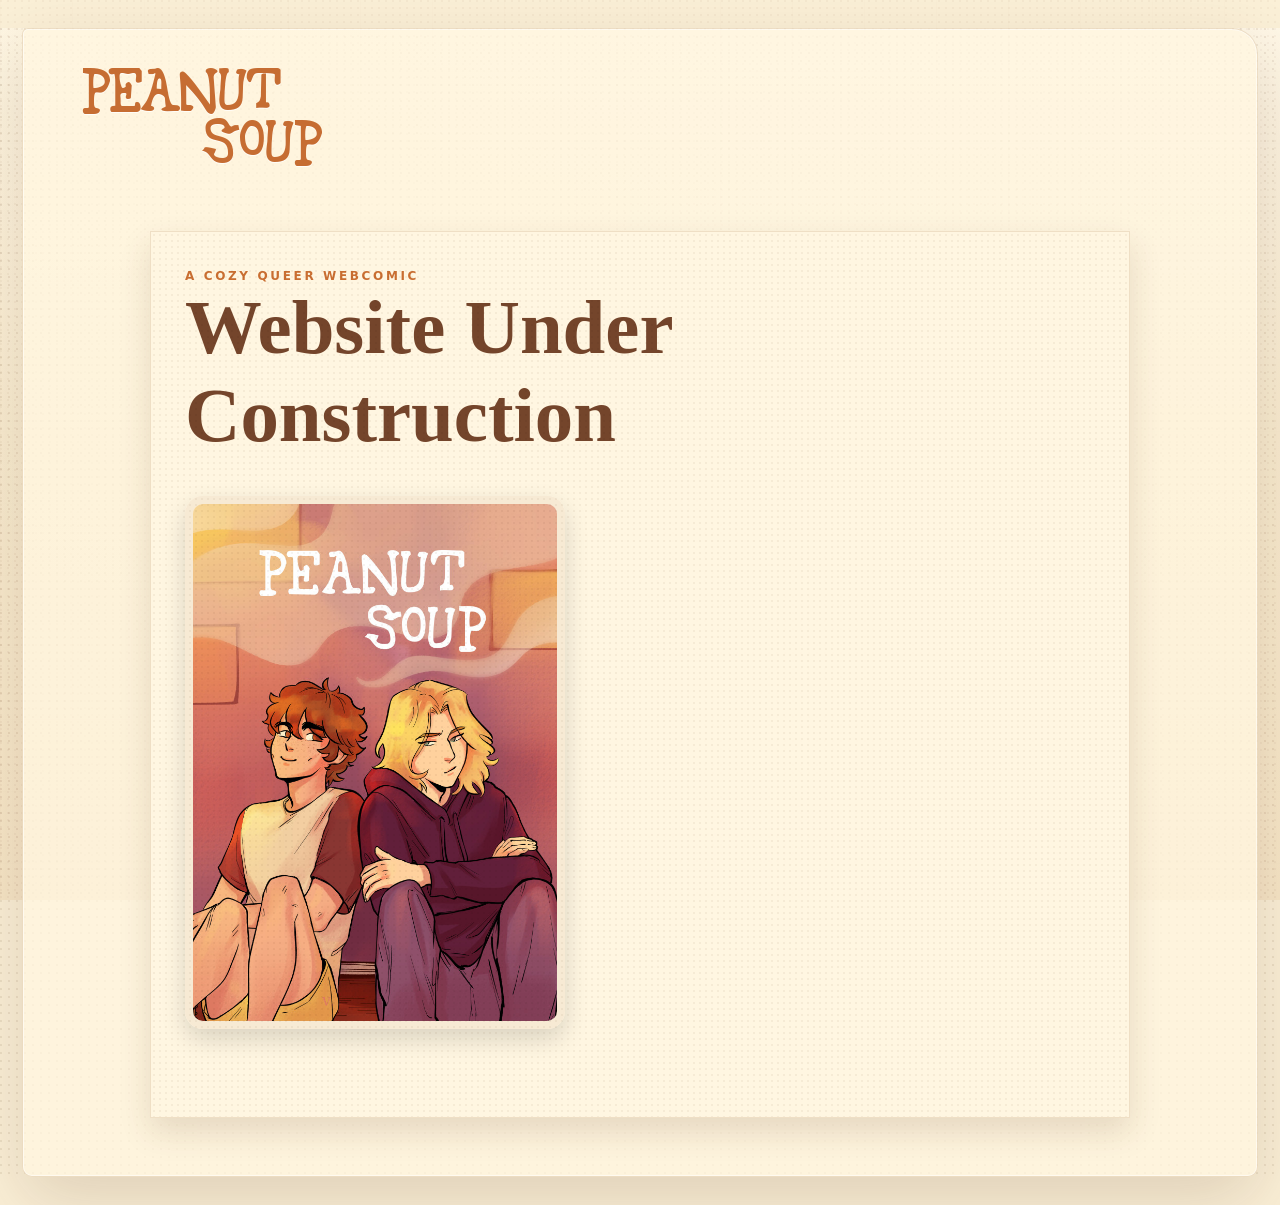
<file: index.html>
<!doctype html><html lang="en"><head><meta charset="utf-8"/><meta name="viewport" content="width=device-width, initial-scale=1"/><title>Home - Peanut Soup</title><link rel="stylesheet" href="assets/css/styles.css"/></head><body><!-- Main beige paper container. Everything visible on the page lives inside this frame. -->
  <div class="site-frame"><!-- Shared site header: logo/art, desktop menu, and mobile hamburger menu. -->
    <header class="site-header">
  <div class="brand-block">
    <a class="logo" href="index.html">Peanut<span>Soup</span></a>
   
  </div>

 

</header>
<main class="page-shell"><section class="hero-card"><span class="card-kicker">A cozy queer webcomic</span><h1>Website Under Construction</h1>
  
  <section class="intro-panel">

    <div class="cover-column">
        <img src="assets/visuals/main-cover.jpg" 
             alt="Comic Cover"
             class="home-cover">
    

   

</section>

  
  

</body></html>
</file>
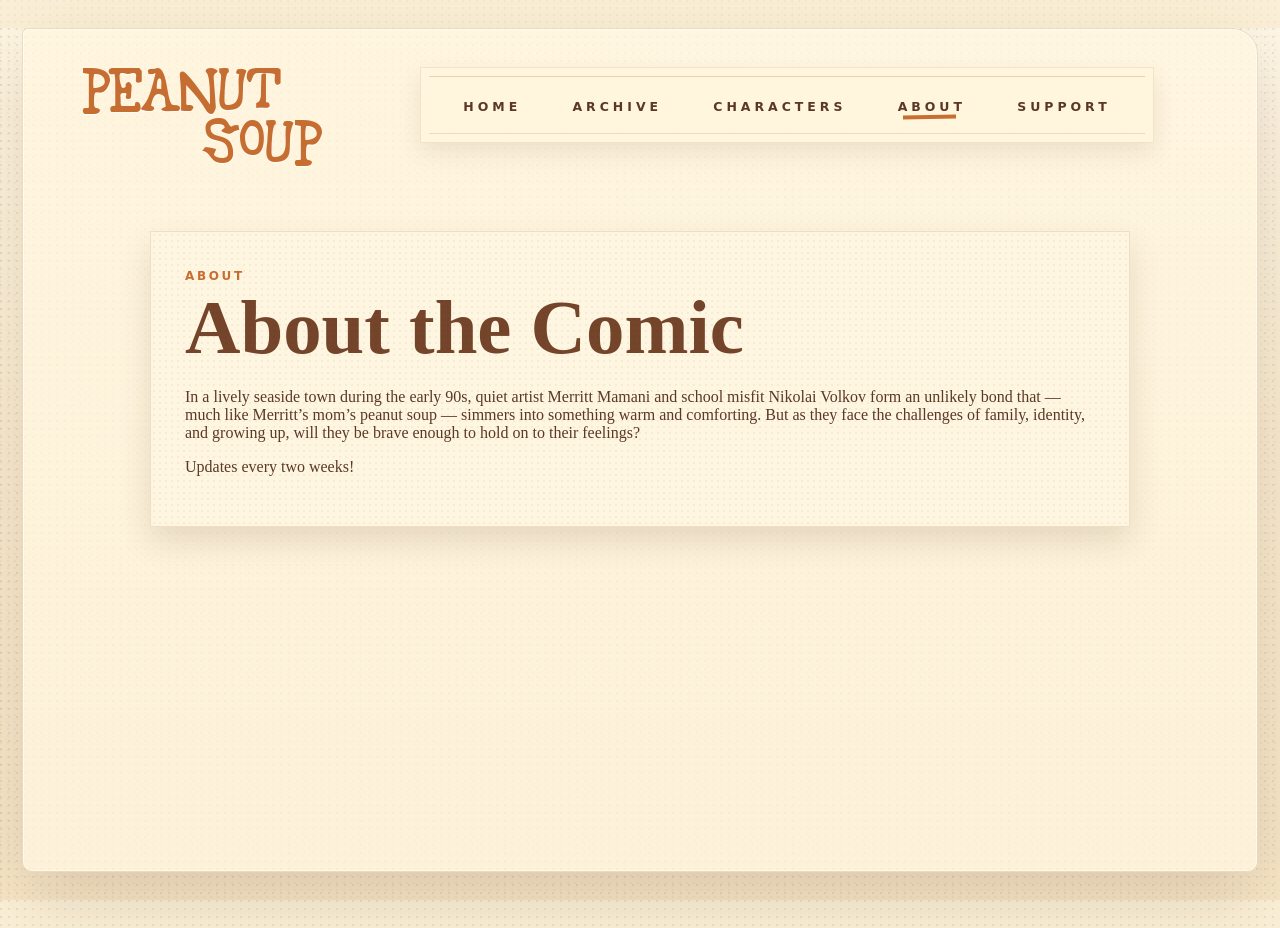
<file: about.html>
<!doctype html><html lang="en"><head><meta charset="utf-8"/><meta name="viewport" content="width=device-width, initial-scale=1"/><title>About - Peanut Soup</title><link rel="stylesheet" href="assets/css/styles.css"/></head><body><!-- Main beige paper container. Everything visible on the page lives inside this frame. -->
  <div class="site-frame"><!-- Shared site header: logo/art, desktop menu, and mobile hamburger menu. -->
    <header class="site-header">
  <div class="brand-block">
    <a class="logo" href="index.html">Peanut<span>Soup</span></a>
    
  </div>

  <button class="mobile-menu-toggle" type="button" aria-expanded="false" aria-controls="top-nav">
    <span>Menu</span>
    <i aria-hidden="true"></i>
  </button>

  <nav id="top-nav" class="top-nav" aria-label="Main navigation">
    <a href="index.html">Home</a>
    <a href="archive.html">Archive</a>
    <a href="characters.html">Characters</a>
    <a href="about.html" class="active">About</a>
    <a href="support.html">Support</a>
  </nav>
</header>
<main class="page-shell"><section class="hero-card"><span class="card-kicker">About</span><h1>About the Comic</h1>
  <p>In a lively seaside town during the early 90s, quiet artist Merritt Mamani and school misfit Nikolai Volkov form an unlikely bond that — much like Merritt’s mom’s peanut soup — simmers into something warm and comforting. But as they face the challenges of family, identity, and growing up, will they be brave enough to hold on to their feelings?</p>
  <p>Updates every two weeks!</p>
</section></main></div>  <script src="assets/js/menu.js"></script>
</body></html>
</file>
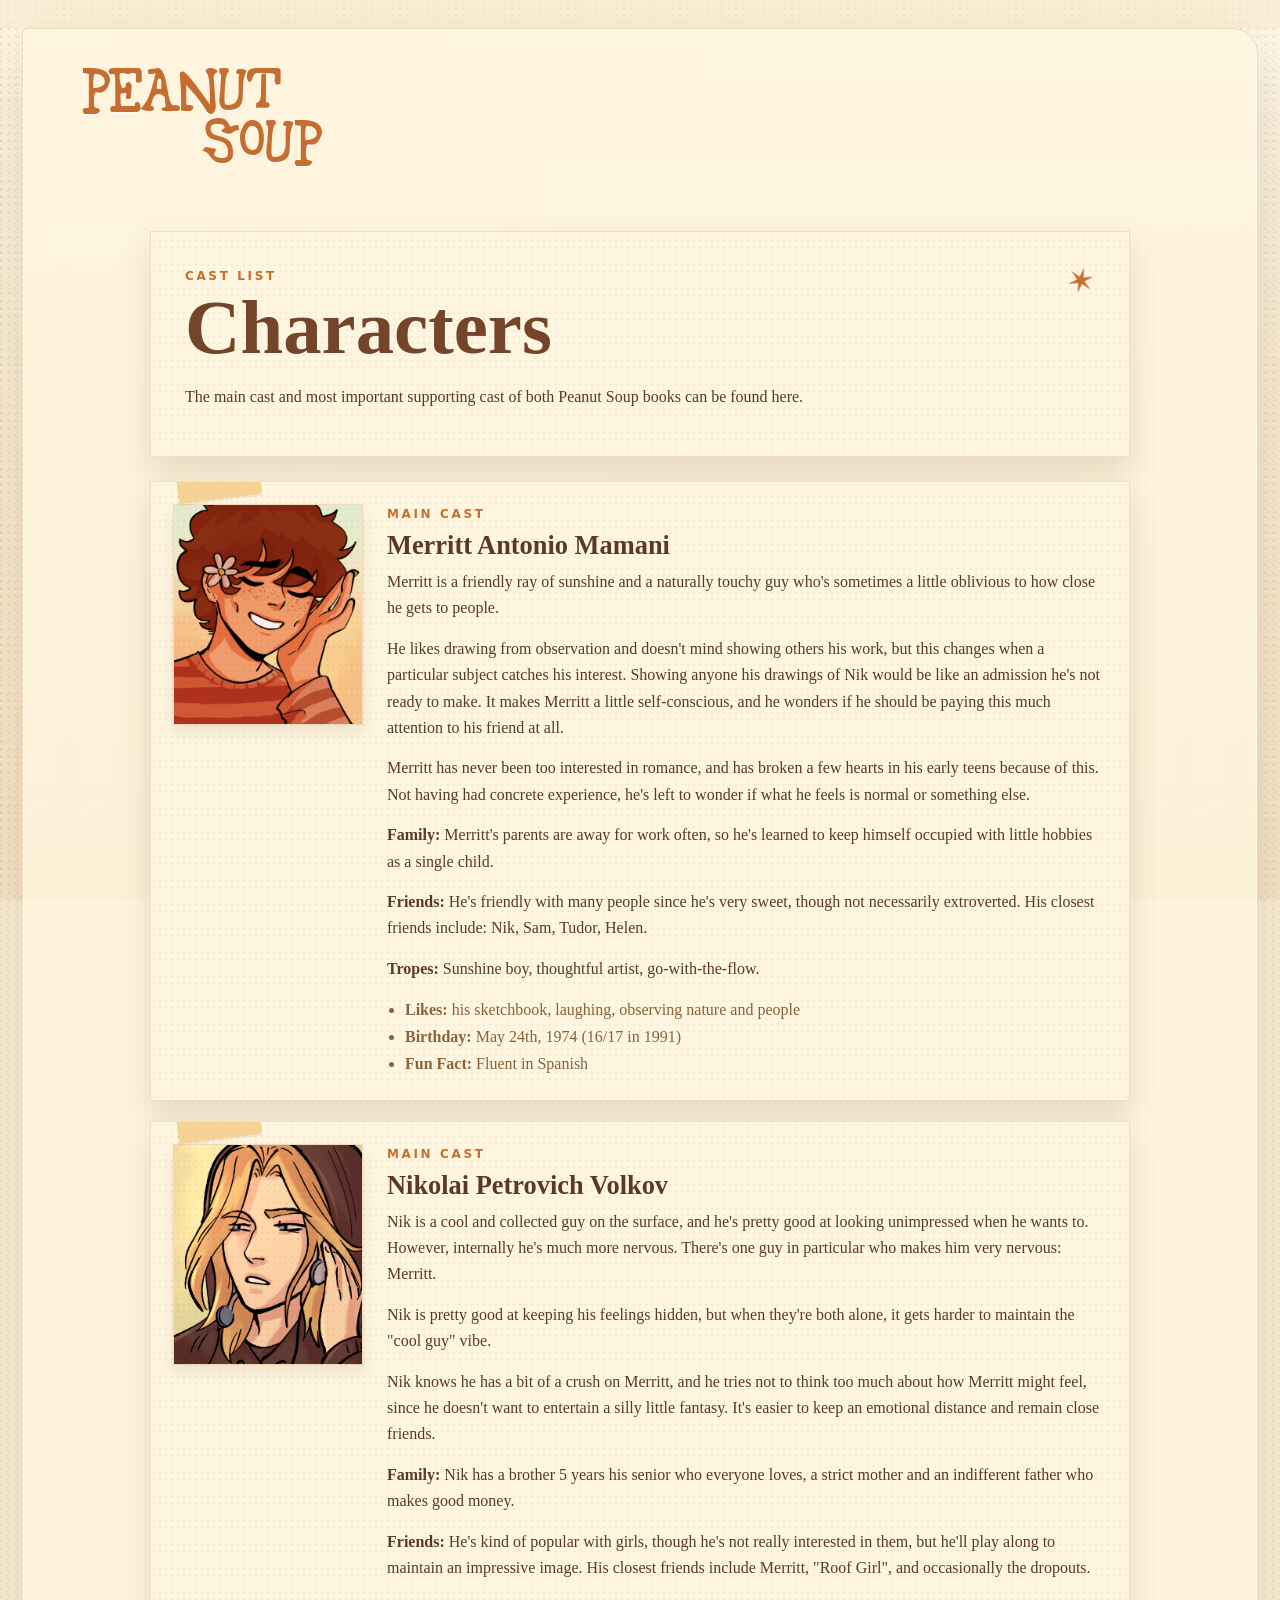
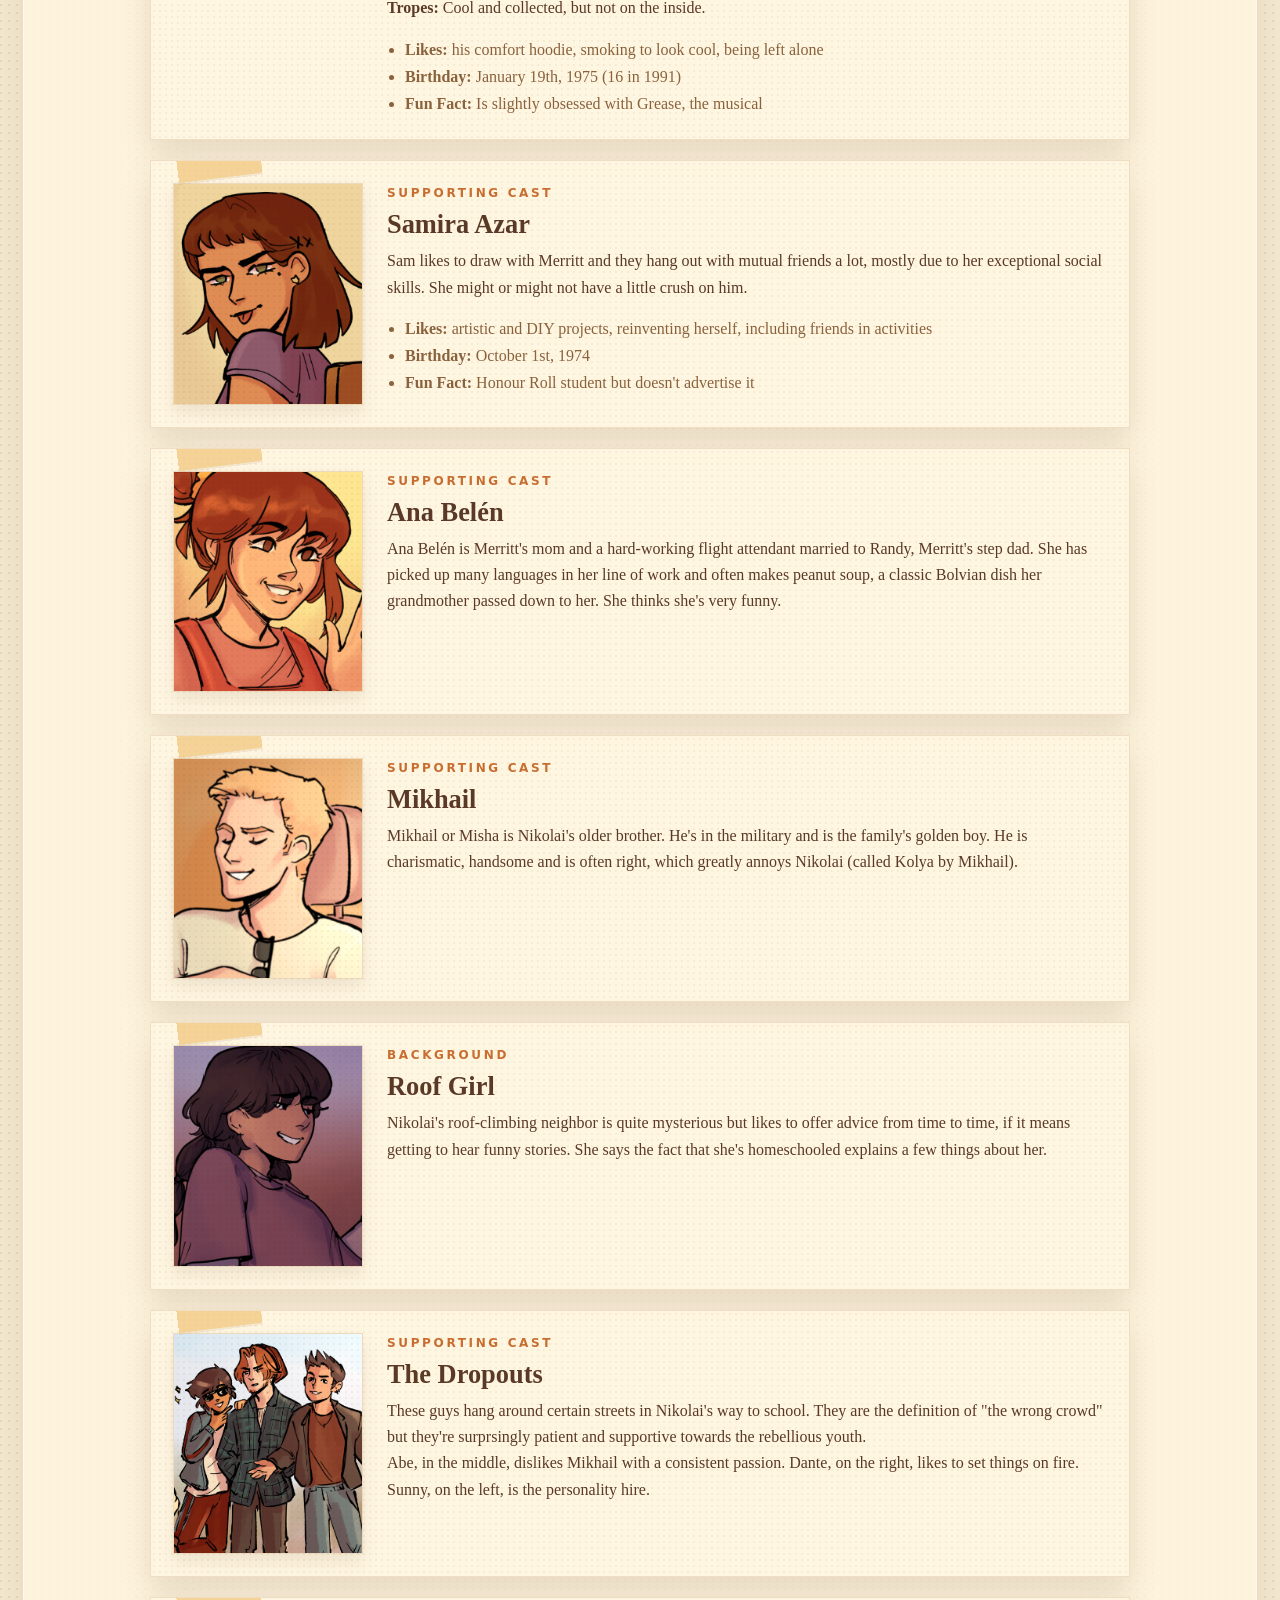
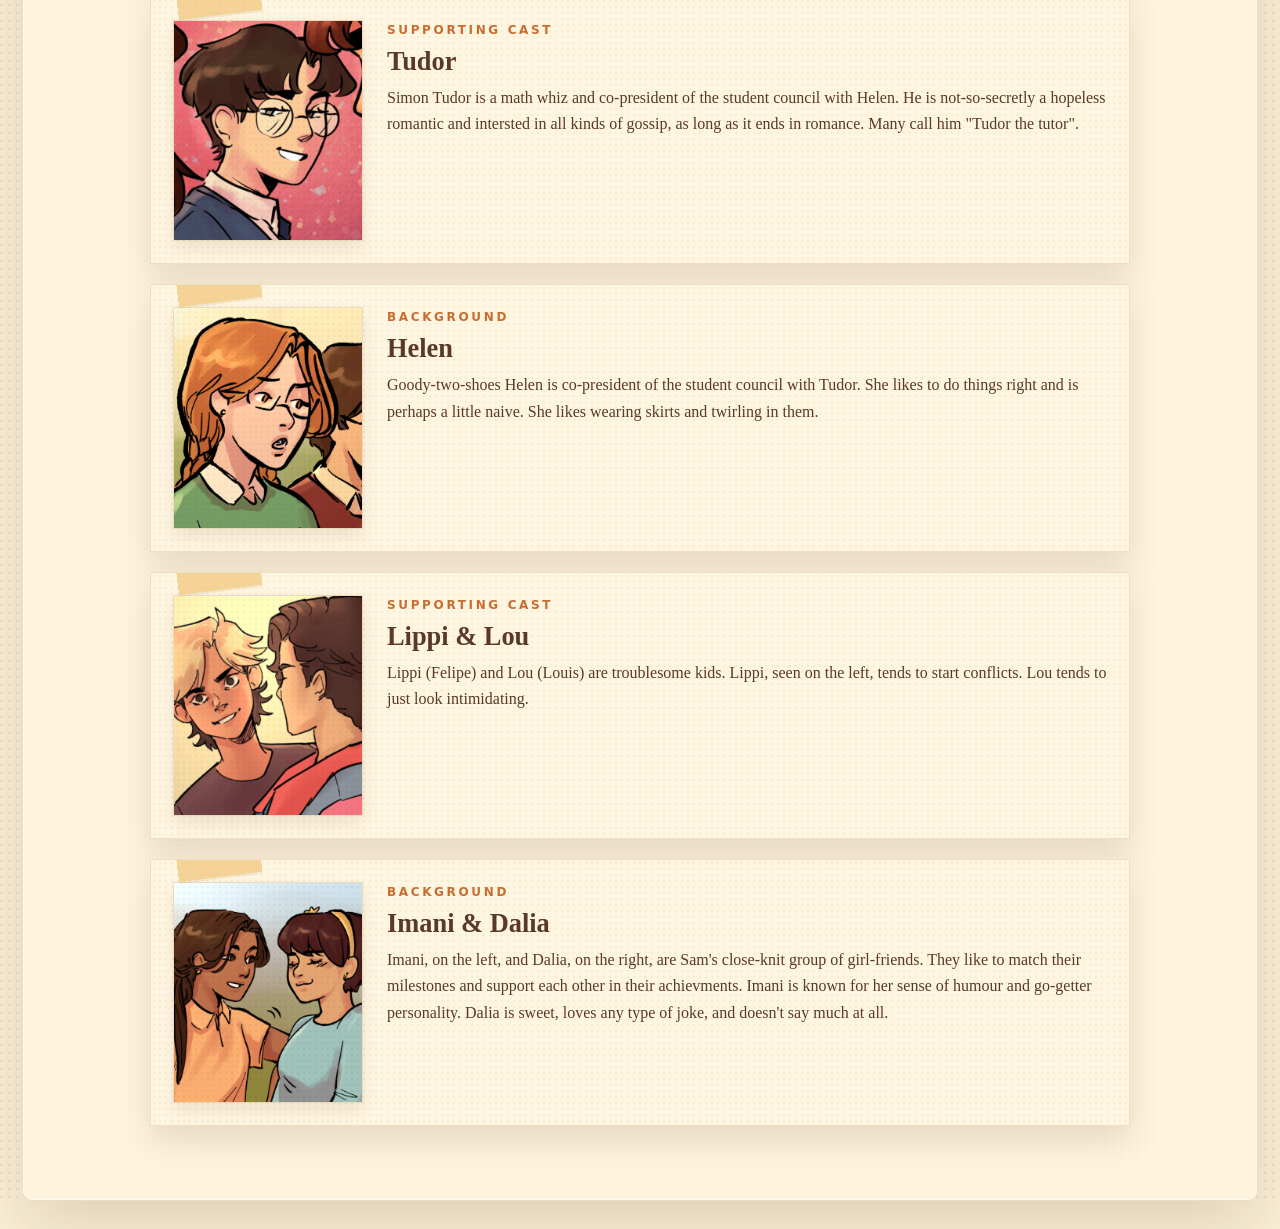
<file: character-list.html>
<!doctype html>
<html lang="en">
<head>
  <meta charset="utf-8" />
  <meta name="viewport" content="width=device-width, initial-scale=1" />
  <title>Characters - Peanut Soup</title>
  <link rel="stylesheet" href="assets/css/styles.css" />
</head>
<body>
  <!-- Main beige paper container. Everything visible on the page lives inside this frame. -->
  <div class="site-frame">
    <!-- Shared site header: logo/art, desktop menu, and mobile hamburger menu. -->
    <header class="site-header">
  <div class="brand-block">
    <a class="logo" href="#">Peanut<span>Soup</span></a>
  </div>

 

  
</header>

    <main class="page-shell characters-page">
      <section class="hero-card characters-hero">
        <span class="card-kicker">Cast List</span>
        <h1>Characters</h1>
        <p>The main cast and most important supporting cast of both Peanut Soup books can be found here.</p>
      </section>

      <section class="character-grid" aria-label="Character profiles">
        <article class="character-card">
          <img src="assets/visuals/characters/character-01.png" alt="Character portrait placeholder">
          <div>
            <span class="card-kicker">Main Cast</span>
            <h2>Merritt Antonio Mamani</h2>
            <p>Merritt is a friendly ray of sunshine and a naturally touchy guy who's sometimes a little oblivious to how close he gets to people.</p>
            <p>He likes drawing from observation and doesn't mind showing others his work, but this changes when a particular subject catches his interest. Showing anyone his drawings of Nik would be like an admission he's not ready to make. It makes Merritt a little self-conscious, and he wonders if he should be paying this much attention to his friend at all.</p>
            <p>Merritt has never been too interested in romance, and has broken a few hearts in his early teens because of this. Not having had concrete experience, he's left to wonder if what he feels is normal or something else.</p>
            <p><strong>Family:</strong>
            Merritt's parents are away for work often, so he's learned to keep himself occupied with little hobbies as a single child. </p>
            <p><strong>Friends:</strong>
            He's friendly with many people since he's very sweet, though not necessarily extroverted. His closest friends include: Nik, Sam, Tudor, Helen. </p>
            <p><strong>Tropes:</strong>
            Sunshine boy, thoughtful artist, go-with-the-flow. </p>
            <ul>
              <li><strong>Likes:</strong> his sketchbook, laughing, observing nature and people</li>
              <li><strong>Birthday:</strong> May 24th, 1974 (16/17 in 1991)</li>
              <li><strong>Fun Fact:</strong> Fluent in Spanish</li>

            </ul>
          </div>
        </article>
        <article class="character-card">
          <img src="assets/visuals/characters/character-02.png" alt="Character portrait placeholder">
          <div>
            <span class="card-kicker">Main Cast</span>
            <h2>Nikolai Petrovich Volkov</h2>
            <p>Nik is a cool and collected guy on the surface, and he's pretty good at looking unimpressed when he wants to. However, internally he's much more nervous. There's one guy in particular who makes him very nervous: Merritt.</p>
            <p>Nik is pretty good at keeping his feelings hidden, but when they're both alone, it gets harder to maintain the "cool guy" vibe.</p>
            <p>Nik knows he has a bit of a crush on Merritt, and he tries not to think too much about how Merritt might feel, since he doesn't want to entertain a silly little fantasy. It's easier to keep an emotional distance and remain close friends.</p>
            <p><strong>Family:</strong>
            Nik has a brother 5 years his senior who everyone loves, a strict mother and an indifferent father who makes good money. </p>
            <p><strong>Friends:</strong>
            He's kind of popular with girls, though he's not really interested in them, but he'll play along to maintain an impressive image. His closest friends include Merritt, "Roof Girl", and occasionally the dropouts. </p>
            <p><strong>Tropes:</strong>
            Cool and collected, but not on the inside.</p>
            <ul>
              <li><strong>Likes:</strong> his comfort hoodie, smoking to look cool, being left alone</li>
              <li><strong>Birthday:</strong> January 19th, 1975 (16 in 1991)</li>
              <li><strong>Fun Fact:</strong> Is slightly obsessed with Grease, the musical</li>
            </ul>
          </div>
        </article>
        <article class="character-card">
          <img src="assets/visuals/characters/character-03.png" alt="Character portrait placeholder">
          <div>
            <span class="card-kicker">Supporting Cast</span>
            <h2>Samira Azar</h2>
            <p>Sam likes to draw with Merritt and they hang out with mutual friends a lot, mostly due to her exceptional social skills. She might or might not have a little crush on him.</p>
            <ul>
              <li><strong>Likes:</strong> artistic and DIY projects, reinventing herself, including friends in activities</li>
              <li><strong>Birthday:</strong> October 1st, 1974</li>
              <li><strong>Fun Fact:</strong> Honour Roll student but doesn't advertise it</li>
            </ul>
          </div>
        </article>
         <article class="character-card">
          <img src="assets/visuals/characters/character-04.png" alt="Character portrait placeholder">
          <div>
            <span class="card-kicker">Supporting Cast</span>
            <h2>Ana Belén</h2>
            <p>Ana Belén is Merritt's mom and a hard-working flight attendant married to Randy, Merritt's step dad. She has picked up many languages in her line of work and often makes peanut soup, a classic Bolvian dish her grandmother passed down to her. She thinks she's very funny.</p>
       
          </div>
        </article>
         <article class="character-card">
          <img src="assets/visuals/characters/character-05.png" alt="Character portrait placeholder">
          <div>
            <span class="card-kicker">Supporting Cast</span>
            <h2>Mikhail</h2>
            <p>Mikhail or Misha is Nikolai's older brother. He's in the military and is the family's golden boy. He is charismatic, handsome and is often right, which greatly annoys Nikolai (called Kolya by Mikhail).
          
            </p>
            
            </ul>
          </div>
        </article>

        <article class="character-card">
          <img src="assets/visuals/characters/character-11.png" alt="Character portrait placeholder">
          <div>
            <span class="card-kicker">Background</span>
            <h2>Roof Girl</h2>
            <p>Nikolai's roof-climbing neighbor is quite mysterious but likes to offer advice from time to time, if it means getting to hear funny stories. She says the fact that she's homeschooled explains a few things about her.</p>
          </div>
        </article>
        
        <article class="character-card">
          <img src="assets/visuals/characters/character-09.png" alt="Character portrait placeholder">
          <div>
            <span class="card-kicker">Supporting Cast</span>
            <h2>The Dropouts</h2>
            <p>These guys hang around certain streets in Nikolai's way to school. They are the definition of "the wrong crowd" but they're surprsingly patient and supportive towards the rebellious youth. 
              <br> Abe, in the middle, dislikes Mikhail with a consistent passion. Dante, on the right, likes to set things on fire. Sunny, on the left, is the personality hire.</p>
            
          </div>
        </article>
        <article class="character-card">
          <img src="assets/visuals/characters/character-07.png" alt="Character portrait placeholder">
          <div>
            <span class="card-kicker">Supporting Cast</span>
            <h2>Tudor</h2>
            <p>Simon Tudor is a math whiz and co-president of the student council with Helen. He is not-so-secretly a hopeless romantic and intersted in all kinds of gossip, as long as it ends in romance. Many call him "Tudor the tutor".</p>
          </div>
        </article>

        <article class="character-card">
          <img src="assets/visuals/characters/character-08.png" alt="Character portrait placeholder">
          <div>
            <span class="card-kicker">Background</span>
            <h2>Helen</h2>
            <p>Goody-two-shoes Helen is co-president of the student council with Tudor. She likes to do things right and is perhaps a little naive. She likes wearing skirts and twirling in them.</p>
          </div>
        </article>
        
         <article class="character-card">
          <img src="assets/visuals/characters/character-06.png" alt="Character portrait placeholder">
          <div>
            <span class="card-kicker">Supporting Cast</span>
            <h2>Lippi & Lou</h2>
            <p>Lippi (Felipe) and Lou (Louis) are troublesome kids. Lippi, seen on the left, tends to start conflicts. Lou tends to just look intimidating. </p>
           
          </div>
        </article>
        <article class="character-card">
          <img src="assets/visuals/characters/character-10.png" alt="Character portrait placeholder">
          <div>
            <span class="card-kicker">Background</span>
            <h2>Imani & Dalia</h2>
            <p>Imani, on the left, and Dalia, on the right, are Sam's close-knit group of girl-friends. They like to match their milestones and support each other in their achievments. Imani is known for her sense of humour and go-getter personality. Dalia is sweet, loves any type of joke, and doesn't say much at all.</p>
          </div>
        </article>
      </section>
    </main>
  </div>
  <script src="assets/js/menu.js"></script>
</body>
</html>
</file>
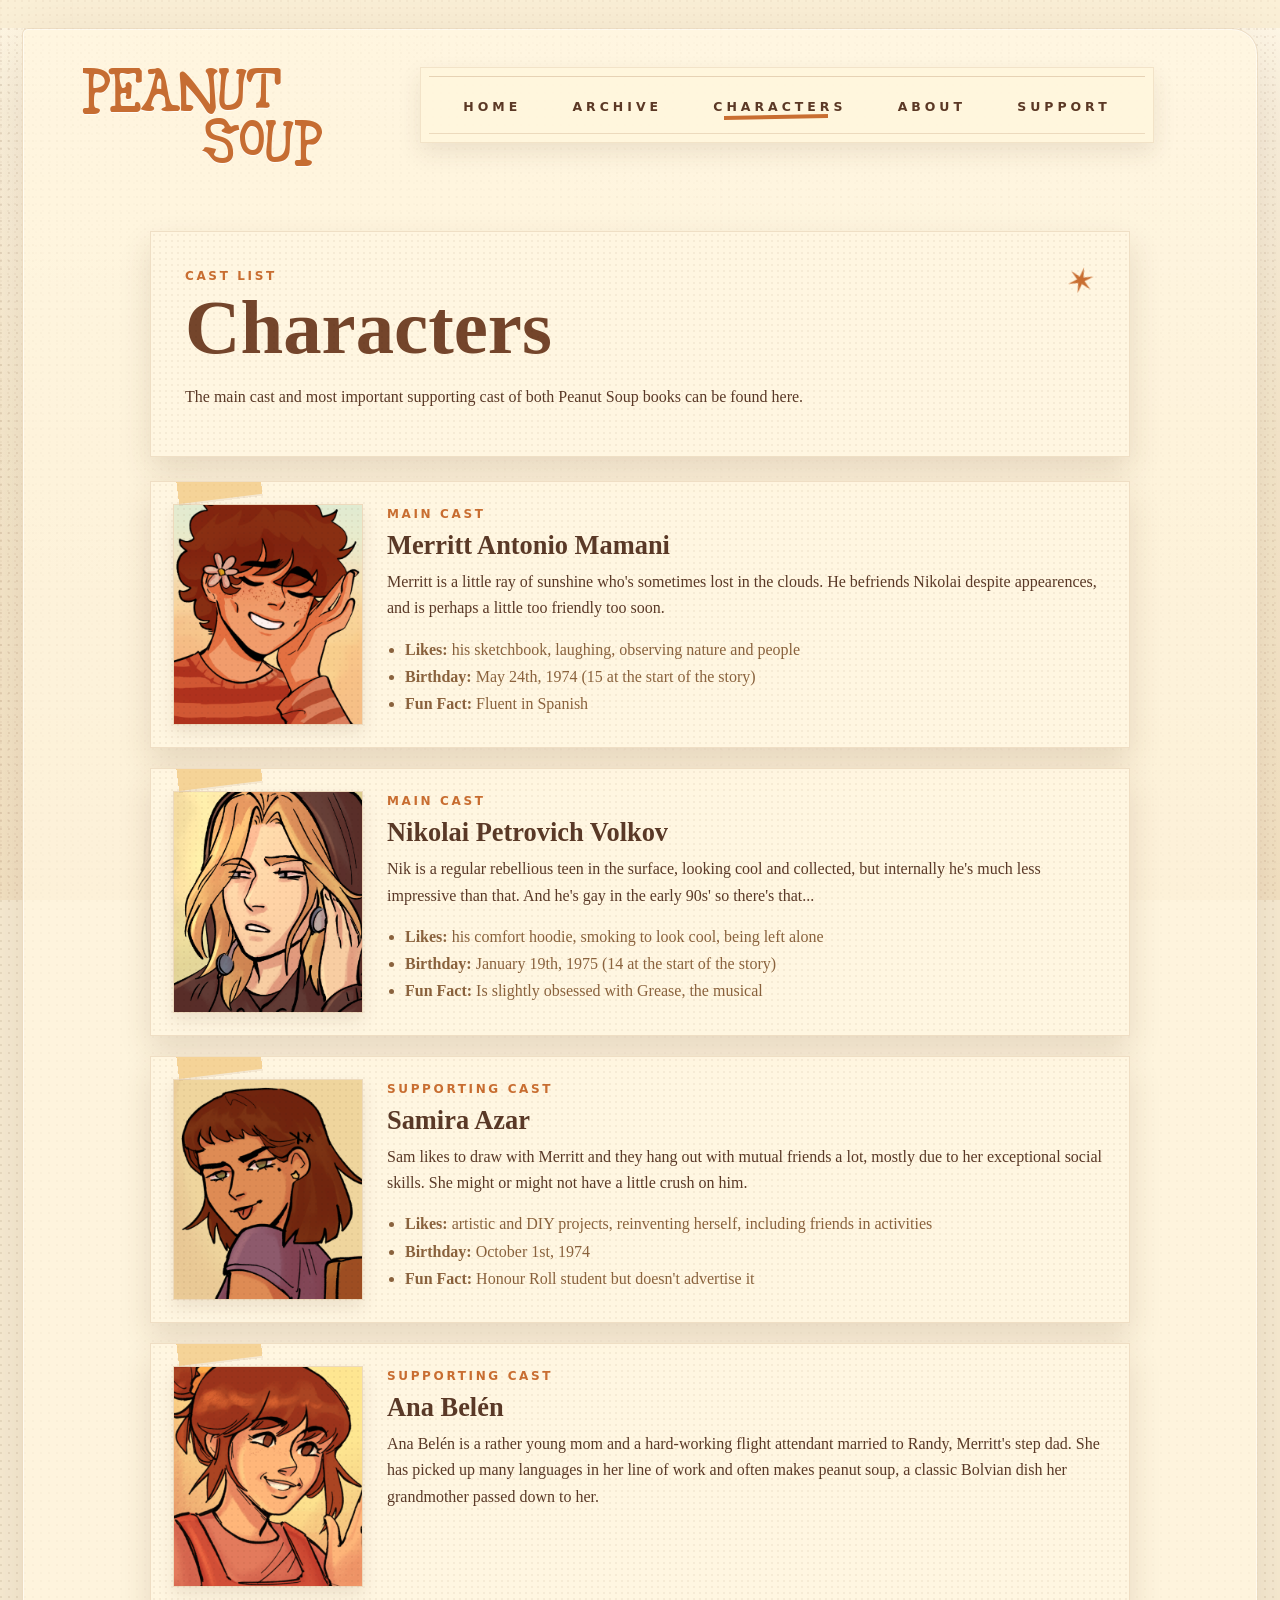
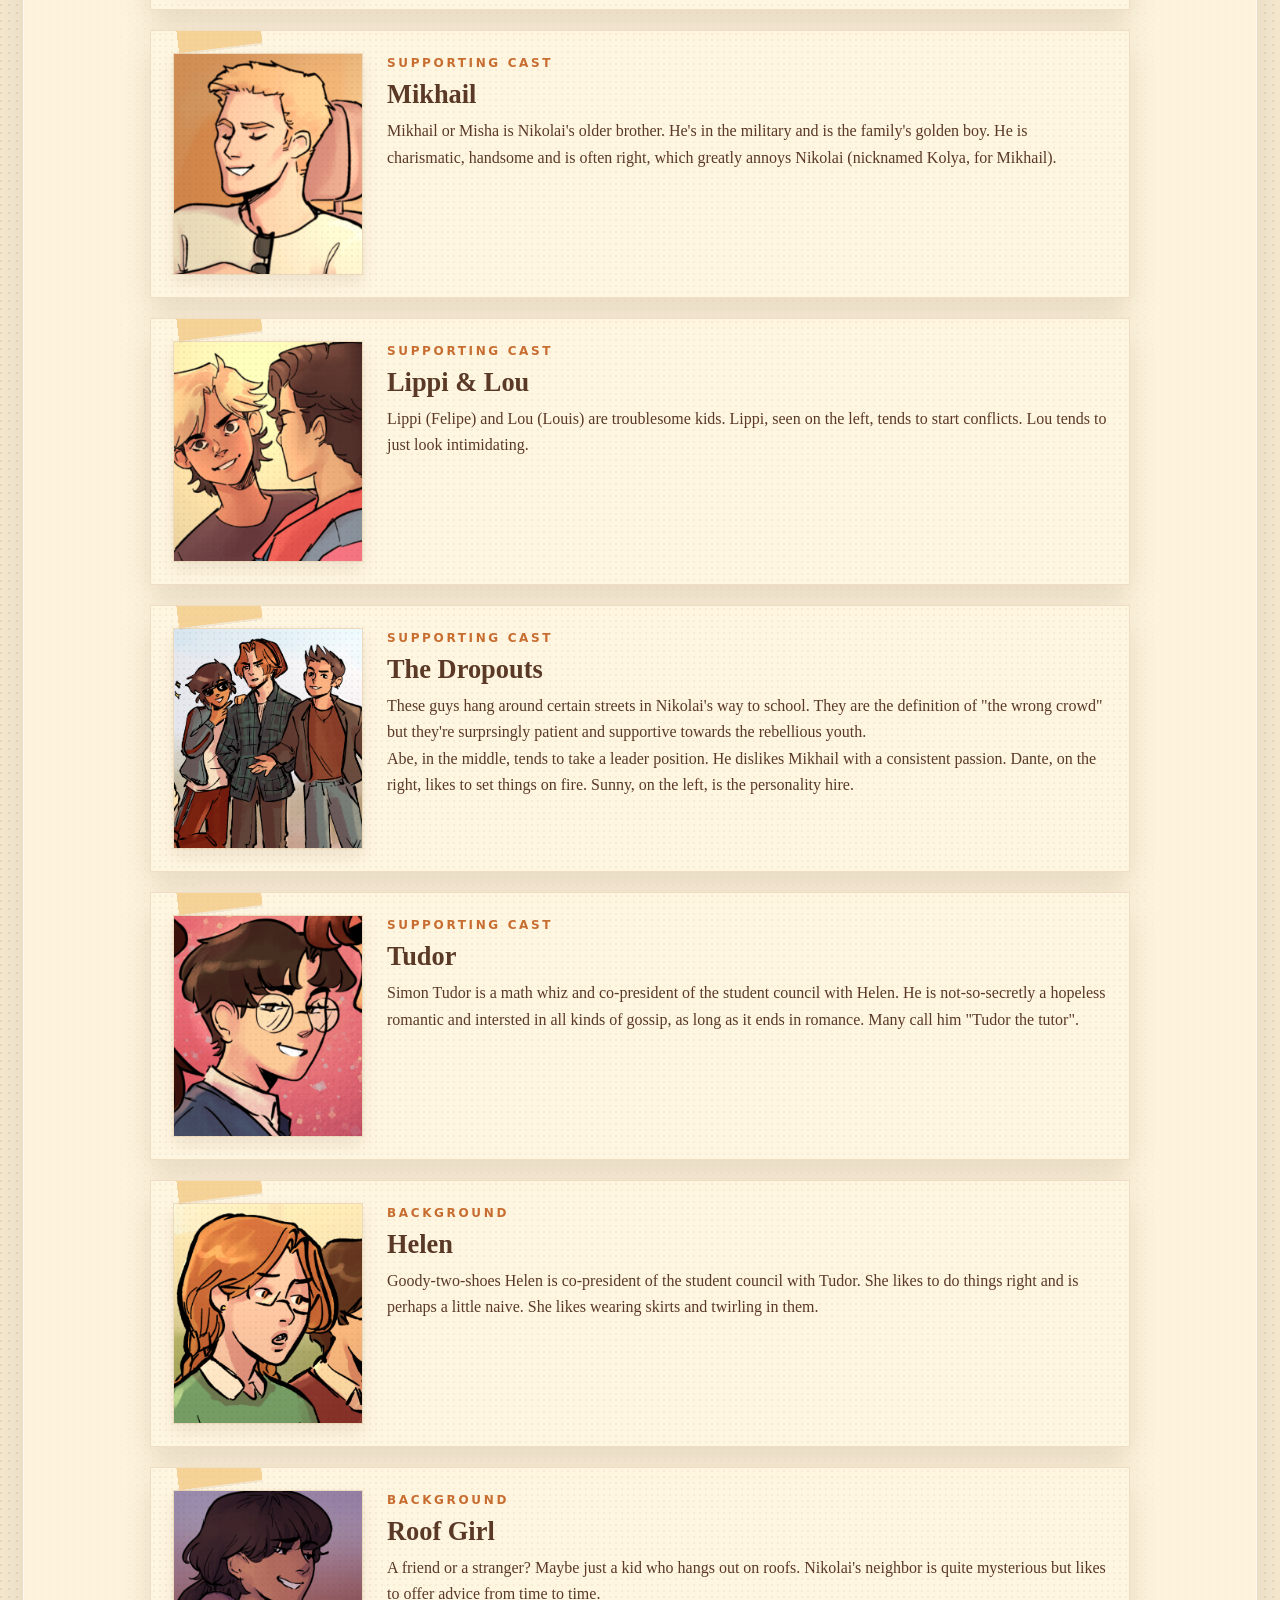
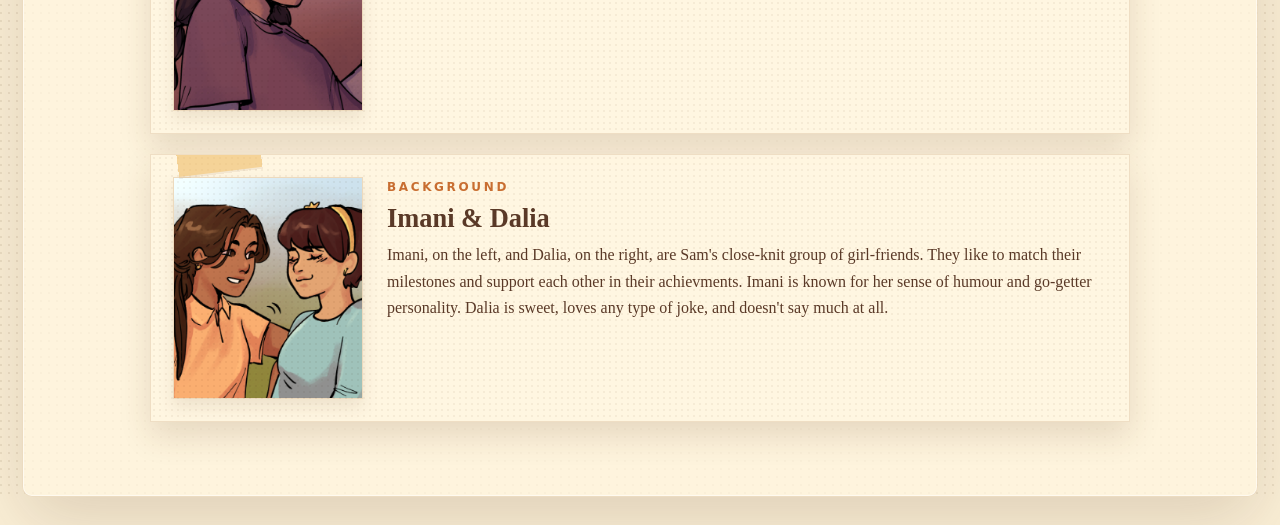
<file: characters.html>
<!doctype html>
<html lang="en">
<head>
  <meta charset="utf-8" />
  <meta name="viewport" content="width=device-width, initial-scale=1" />
  <title>Characters - Peanut Soup</title>
  <link rel="stylesheet" href="assets/css/styles.css" />
</head>
<body>
  <!-- Main beige paper container. Everything visible on the page lives inside this frame. -->
  <div class="site-frame">
    <!-- Shared site header: logo/art, desktop menu, and mobile hamburger menu. -->
    <header class="site-header">
  <div class="brand-block">
    <a class="logo" href="index.html">Peanut<span>Soup</span></a>
  </div>

  <button class="mobile-menu-toggle" type="button" aria-expanded="false" aria-controls="top-nav">
    <span>Menu</span>
    <i aria-hidden="true"></i>
  </button>

  <nav id="top-nav" class="top-nav" aria-label="Main navigation">
    <a href="index.html">Home</a>
    <a href="archive.html">Archive</a>
    <a href="characters.html" class="active">Characters</a>
    <a href="about.html">About</a>
    <a href="support.html">Support</a>
  </nav>
</header>

    <main class="page-shell characters-page">
      <section class="hero-card characters-hero">
        <span class="card-kicker">Cast List</span>
        <h1>Characters</h1>
        <p>The main cast and most important supporting cast of both Peanut Soup books can be found here.</p>
      </section>

      <section class="character-grid" aria-label="Character profiles">
        <article class="character-card">
          <img src="assets/visuals/characters/character-01.png" alt="Character portrait placeholder">
          <div>
            <span class="card-kicker">Main Cast</span>
            <h2>Merritt Antonio Mamani</h2>
            <p>Merritt is a little ray of sunshine who's sometimes lost in the clouds. He befriends Nikolai despite appearences, and is perhaps a little too friendly too soon.</p>
            <ul>
              <li><strong>Likes:</strong> his sketchbook, laughing, observing nature and people</li>
              <li><strong>Birthday:</strong> May 24th, 1974 (15 at the start of the story)</li>
              <li><strong>Fun Fact:</strong> Fluent in Spanish</li>

            </ul>
          </div>
        </article>
        <article class="character-card">
          <img src="assets/visuals/characters/character-02.png" alt="Character portrait placeholder">
          <div>
            <span class="card-kicker">Main Cast</span>
            <h2>Nikolai Petrovich Volkov</h2>
            <p>Nik is a regular rebellious teen in the surface, looking cool and collected, but internally he's much less impressive than that. And he's gay in the early 90s' so there's that...</p>
            <ul>
              <li><strong>Likes:</strong> his comfort hoodie, smoking to look cool, being left alone</li>
              <li><strong>Birthday:</strong> January 19th, 1975 (14 at the start of the story)</li>
              <li><strong>Fun Fact:</strong> Is slightly obsessed with Grease, the musical</li>
            </ul>
          </div>
        </article>
        <article class="character-card">
          <img src="assets/visuals/characters/character-03.png" alt="Character portrait placeholder">
          <div>
            <span class="card-kicker">Supporting Cast</span>
            <h2>Samira Azar</h2>
            <p>Sam likes to draw with Merritt and they hang out with mutual friends a lot, mostly due to her exceptional social skills. She might or might not have a little crush on him.</p>
            <ul>
              <li><strong>Likes:</strong> artistic and DIY projects, reinventing herself, including friends in activities</li>
              <li><strong>Birthday:</strong> October 1st, 1974</li>
              <li><strong>Fun Fact:</strong> Honour Roll student but doesn't advertise it</li>
            </ul>
          </div>
        </article>
         <article class="character-card">
          <img src="assets/visuals/characters/character-04.png" alt="Character portrait placeholder">
          <div>
            <span class="card-kicker">Supporting Cast</span>
            <h2>Ana Belén</h2>
            <p>Ana Belén is a rather young mom and a hard-working flight attendant married to Randy, Merritt's step dad. She has picked up many languages in her line of work and often makes peanut soup, a classic Bolvian dish her grandmother passed down to her.</p>
       
          </div>
        </article>
         <article class="character-card">
          <img src="assets/visuals/characters/character-05.png" alt="Character portrait placeholder">
          <div>
            <span class="card-kicker">Supporting Cast</span>
            <h2>Mikhail</h2>
            <p>Mikhail or Misha is Nikolai's older brother. He's in the military and is the family's golden boy. He is charismatic, handsome and is often right, which greatly annoys Nikolai (nicknamed Kolya, for Mikhail).
          
            </p>
            
            </ul>
          </div>
        </article>
         <article class="character-card">
          <img src="assets/visuals/characters/character-06.png" alt="Character portrait placeholder">
          <div>
            <span class="card-kicker">Supporting Cast</span>
            <h2>Lippi & Lou</h2>
            <p>Lippi (Felipe) and Lou (Louis) are troublesome kids. Lippi, seen on the left, tends to start conflicts. Lou tends to just look intimidating. </p>
           
          </div>
        </article>
        <article class="character-card">
          <img src="assets/visuals/characters/character-09.png" alt="Character portrait placeholder">
          <div>
            <span class="card-kicker">Supporting Cast</span>
            <h2>The Dropouts</h2>
            <p>These guys hang around certain streets in Nikolai's way to school. They are the definition of "the wrong crowd" but they're surprsingly patient and supportive towards the rebellious youth. 
              <br> Abe, in the middle, tends to take a leader position. He dislikes Mikhail with a consistent passion. Dante, on the right, likes to set things on fire. Sunny, on the left, is the personality hire.</p>
            
          </div>
        </article>
        <article class="character-card">
          <img src="assets/visuals/characters/character-07.png" alt="Character portrait placeholder">
          <div>
            <span class="card-kicker">Supporting Cast</span>
            <h2>Tudor</h2>
            <p>Simon Tudor is a math whiz and co-president of the student council with Helen. He is not-so-secretly a hopeless romantic and intersted in all kinds of gossip, as long as it ends in romance. Many call him "Tudor the tutor".</p>
          </div>
        </article>
        <article class="character-card">
          <img src="assets/visuals/characters/character-08.png" alt="Character portrait placeholder">
          <div>
            <span class="card-kicker">Background</span>
            <h2>Helen</h2>
            <p>Goody-two-shoes Helen is co-president of the student council with Tudor. She likes to do things right and is perhaps a little naive. She likes wearing skirts and twirling in them.</p>
          </div>
        </article>
        <article class="character-card">
          <img src="assets/visuals/characters/character-11.png" alt="Character portrait placeholder">
          <div>
            <span class="card-kicker">Background</span>
            <h2>Roof Girl</h2>
            <p>A friend or a stranger? Maybe just a kid who hangs out on roofs. Nikolai's neighbor is quite mysterious but likes to offer advice from time to time.</p>
          </div>
        </article>
        <article class="character-card">
          <img src="assets/visuals/characters/character-10.png" alt="Character portrait placeholder">
          <div>
            <span class="card-kicker">Background</span>
            <h2>Imani & Dalia</h2>
            <p>Imani, on the left, and Dalia, on the right, are Sam's close-knit group of girl-friends. They like to match their milestones and support each other in their achievments. Imani is known for her sense of humour and go-getter personality. Dalia is sweet, loves any type of joke, and doesn't say much at all.</p>
          </div>
        </article>
      </section>
    </main>
  </div>
  <script src="assets/js/menu.js"></script>
</body>
</html>
</file>
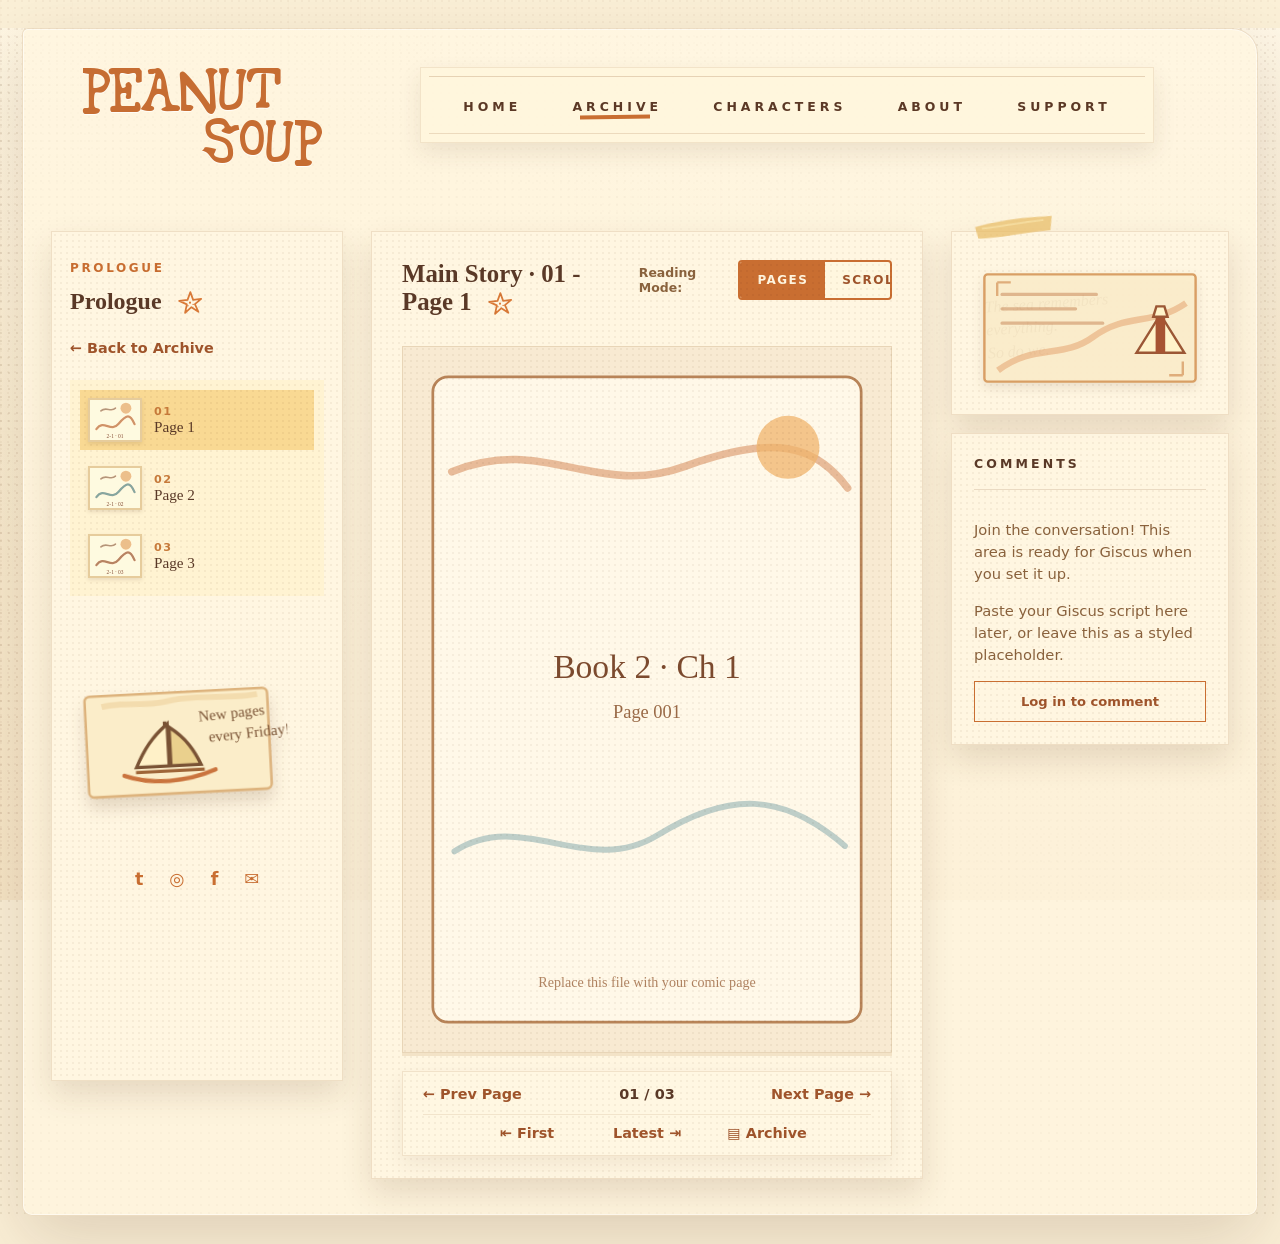
<file: comic.html>
<!doctype html>
<html lang="en">
<head>
  <meta charset="utf-8" />
  <meta name="viewport" content="width=device-width, initial-scale=1" />
  <title>Read - Peanut Soup</title>
  <link rel="stylesheet" href="assets/css/styles.css" />
</head>
<body>
  <!-- Main beige paper container. Everything visible on the page lives inside this frame. -->
  <div class="site-frame">
    <!-- Shared site header: logo/art, desktop menu, and mobile hamburger menu. -->
    <header class="site-header">
  <div class="brand-block">
    <a class="logo" href="index.html">Peanut<span>Soup</span></a>
  </div>

  <button class="mobile-menu-toggle" type="button" aria-expanded="false" aria-controls="top-nav">
    <span>Menu</span>
    <i aria-hidden="true"></i>
  </button>

  <nav id="top-nav" class="top-nav" aria-label="Main navigation">
    <a href="index.html">Home</a>
    <a href="archive.html" class="active">Archive</a>
    <a href="characters.html">Characters</a>
    <a href="about.html">About</a>
    <a href="support.html">Support</a>
  </nav>
</header>

    <main class="reader-layout">
      <aside class="paper-panel left-sidebar" aria-label="Chapter pages">
        <span id="chapter-kicker" class="chapter-kicker"></span>
        <h1><span id="chapter-name"></span> <img class="tiny-star" src="assets/visuals/starfish.svg" alt=""></h1>
        <a class="back-link" href="archive.html">← Back to Archive</a>
        <!-- Episode links are generated from assets/js/comic-data.js.
             The small images come from each page's `icon` field, not `image`. -->
        <div id="episode-list" class="episode-list"></div>
        <img class="sidebar-note" src="assets/visuals/sailboat-note.svg" alt="New pages every Friday note">
        <div class="social-icons" aria-label="Social links"><span>t</span><span>◎</span><span>f</span><span>✉</span></div>
      </aside>

      <section class="comic-card">
        <div class="comic-topbar">
          <h2 id="comic-title">Loading...</h2>
          <div class="reading-mode">
            <span>Reading Mode:</span>
            <div class="segmented" role="group" aria-label="Reading mode">
              <button type="button" data-mode="page">Pages</button>
              <button type="button" data-mode="scroll">Scroll</button>
            </div>
          </div>
        </div>
        <!-- Comic pages are inserted here by assets/js/reader.js. -->
        <section id="comic-reader" class="comic-reader"></section>
        <nav class="reader-footer" aria-label="Comic navigation">
          <div class="primary-nav-row">
            <a id="prev-link-bottom">← Prev Page</a>
            <span id="page-count">01 / 07</span>
            <a id="next-link-bottom">Next Page →</a>
          </div>
          <div class="secondary-nav-row">
            <a id="first-link-bottom">⇤ First</a>
            <a id="latest-link-bottom">Latest ⇥</a>
            <a href="archive.html">▤ Archive</a>
          </div>
        </nav>
      </section>

      <aside class="right-sidebar" aria-label="Reader extras">
        <section class="note-card">
          <img class="tape" src="assets/visuals/paper-tape.svg" alt="">
          <p class="note-quote">The sea remembers everything.<br>So do we.</p>
          <img class="postcard" src="assets/visuals/postcard.svg" alt="Editable postcard illustration">
        </section>
        <section class="comments-card">
          <h3>Comments</h3>
          <!-- Giscus can replace this placeholder later. -->
          <div class="comment-placeholder">
            <p>Join the conversation! This area is ready for Giscus when you set it up.</p>
            <p>Paste your Giscus script here later, or leave this as a styled placeholder.</p>
          </div>
          <a class="login-button" href="#">Log in to comment</a>
        </section>
      </aside>
    </main>
  </div>
  <script src="assets/js/comic-data.js"></script>
  <script src="assets/js/reader.js"></script>
  <script src="assets/js/menu.js"></script>
</body>
</html>
</file>
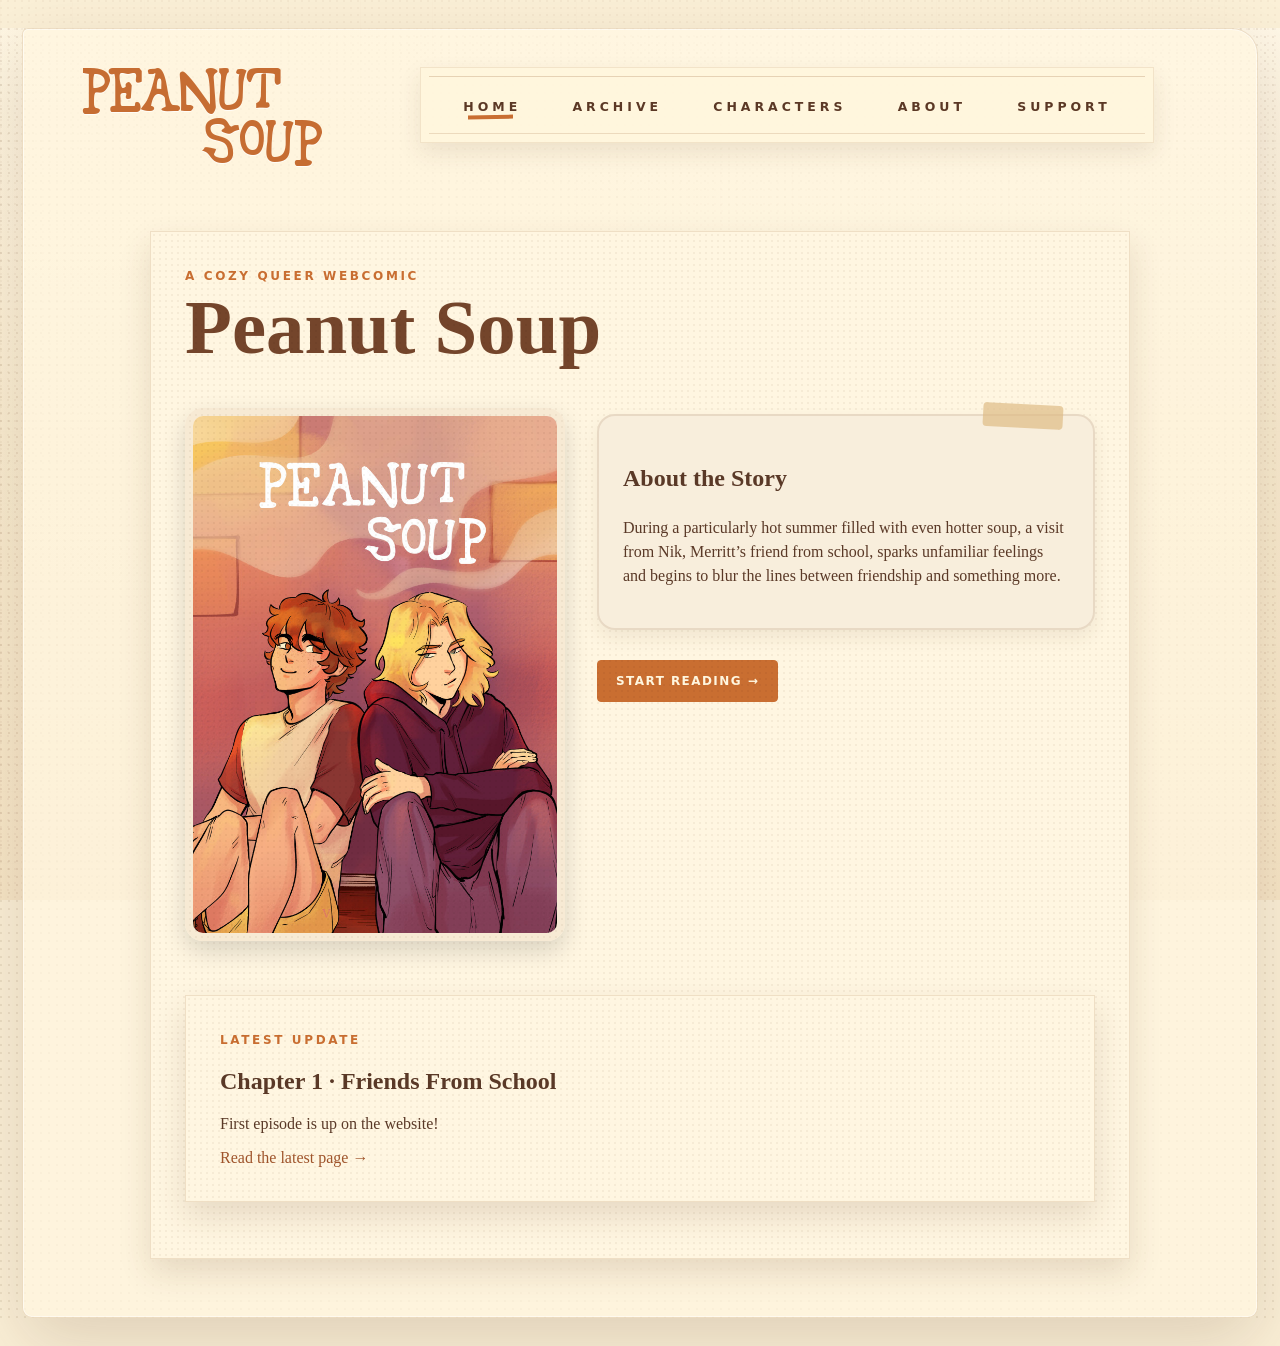
<file: index-save.html>
<!doctype html><html lang="en"><head><meta charset="utf-8"/><meta name="viewport" content="width=device-width, initial-scale=1"/><title>Home - Peanut Soup</title><link rel="stylesheet" href="assets/css/styles.css"/></head><body><!-- Main beige paper container. Everything visible on the page lives inside this frame. -->
  <div class="site-frame"><!-- Shared site header: logo/art, desktop menu, and mobile hamburger menu. -->
    <header class="site-header">
  <div class="brand-block">
    <a class="logo" href="index.html">Peanut<span>Soup</span></a>
   
  </div>

  <button class="mobile-menu-toggle" type="button" aria-expanded="false" aria-controls="top-nav">
    <span>Menu</span>
    <i aria-hidden="true"></i>
  </button>

  <nav id="top-nav" class="top-nav" aria-label="Main navigation">
    <a href="index.html" class="active">Home</a>
    <a href="archive.html">Archive</a>
    <a href="characters.html">Characters</a>
    <a href="about.html">About</a>
    <a href="support.html">Support</a>
  </nav>
</header>
<main class="page-shell"><section class="hero-card"><span class="card-kicker">A cozy queer webcomic</span><h1>Peanut Soup</h1>
  
  <section class="intro-panel">

    <div class="cover-column">
        <img src="assets/visuals/main-cover.jpg" 
             alt="Comic Cover"
             class="home-cover">
    </div>

    <div class="story-column">
      <div class="description-card">
              <h2>About the Story</h2>

              
              <p>
                During a particularly hot summer filled with even hotter soup, a visit from Nik, Merritt’s friend from school, sparks unfamiliar feelings and begins to blur the lines between friendship and something more.
              </p>
        
          </div>

        <a class="button" href="comic.html?chapter=1&page=1">Start Reading →</a></section><section class="archive-card">
        
        <span class="card-kicker">Latest Update</span><h2>Chapter 1 · Friends From School</h2>
        <p>First episode is up on the website!</p>
        <a href="comic.html?chapter=1&page=3">Read the latest page →</a>
      </section>
    </main></div>  <script src="assets/js/menu.js"></script>


       </div>

   

</section>

  
  

</body></html>
</file>
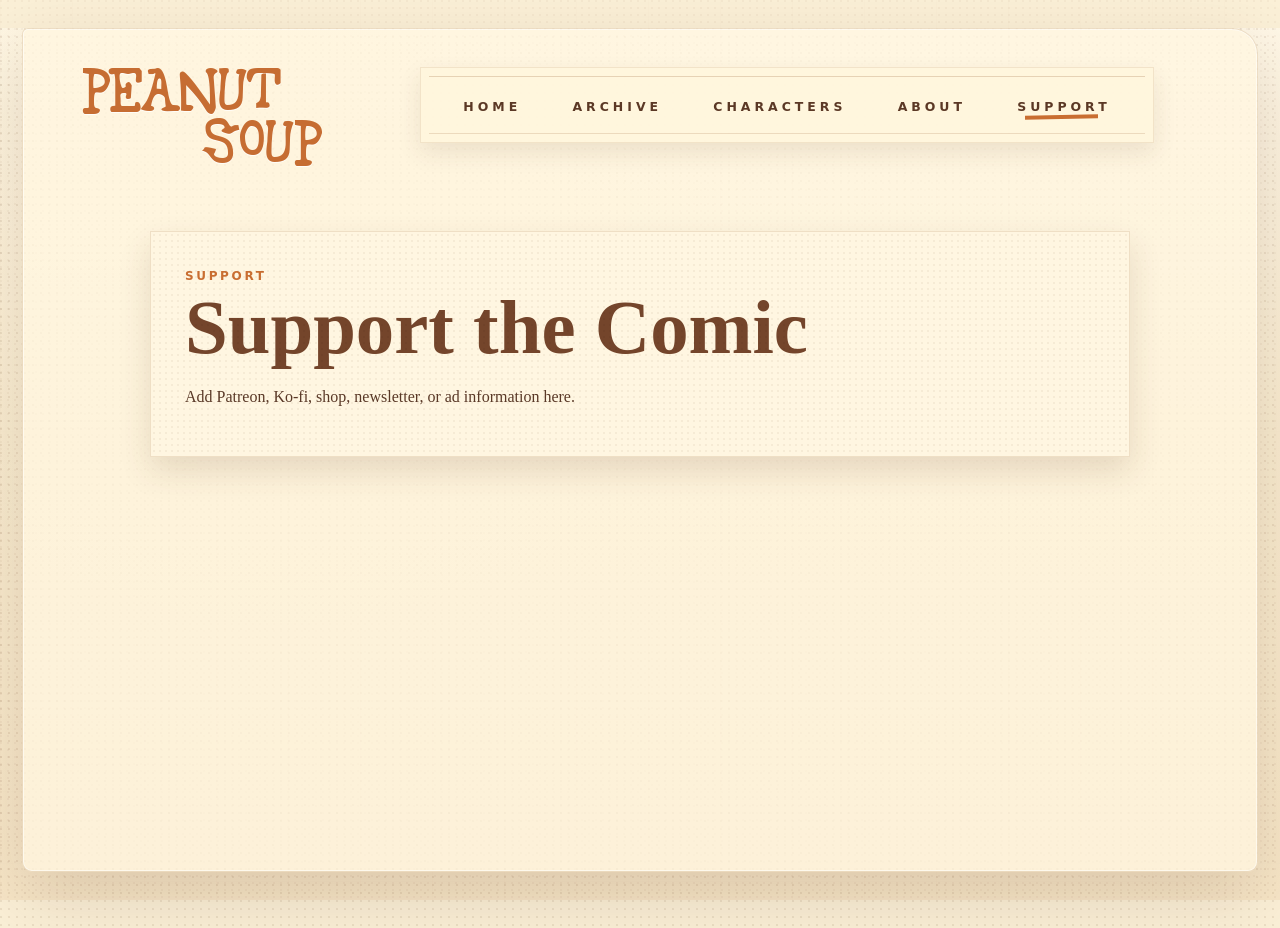
<file: support.html>
<!doctype html><html lang="en"><head><meta charset="utf-8"/><meta name="viewport" content="width=device-width, initial-scale=1"/><title>Support - Seaside Stories</title><link rel="stylesheet" href="assets/css/styles.css"/></head><body><!-- Main beige paper container. Everything visible on the page lives inside this frame. -->
  <div class="site-frame"><!-- Shared site header: logo/art, desktop menu, and mobile hamburger menu. -->
    <header class="site-header">
  <div class="brand-block">
    <a class="logo" href="index.html">Peanut<span>Soup</span></a>
  </div>

  <button class="mobile-menu-toggle" type="button" aria-expanded="false" aria-controls="top-nav">
    <span>Menu</span>
    <i aria-hidden="true"></i>
  </button>

  <nav id="top-nav" class="top-nav" aria-label="Main navigation">
    <a href="index.html">Home</a>
    <a href="archive.html">Archive</a>
    <a href="characters.html">Characters</a>
    <a href="about.html">About</a>
    <a href="support.html" class="active">Support</a>
  </nav>
</header>
<main class="page-shell"><section class="hero-card"><span class="card-kicker">Support</span><h1>Support the Comic</h1><p>Add Patreon, Ko-fi, shop, newsletter, or ad information here.</p></section></main></div>  <script src="assets/js/menu.js"></script>
</body></html>
</file>
<file: assets/css/styles.css>
/*
  STYLE SHEET
  ----------------------------
  Edit the colors in :root first. Most of the warm paper/seaside look comes
  from these variables plus the paper texture backgrounds below.

  Main editable areas:
  - :root colors: palette for the whole site
  - body and .site-frame: background paper/container texture
  - .episode-thumb: left sidebar episode sketch icons
  - .top-nav: torn-paper top menu
  - .comic-card, .paper-panel, .note-card: paper cards
*/

@font-face {
  font-family: 'LogoFont';
  src: url('../fonts/42______.TTF') format('truetype');
    font-weight: normal;
     font-style: normal;
}

/* home page */

.home-cover {
    display: block;
    width: min(100%, 520px);
    margin: 24px auto;
    border: 10px solid #fff4df;
    border-radius: 18px;
    box-shadow: 0 18px 35px rgba(96, 55, 28, 0.22);
}

.intro-panel {
    display: flex;
    gap: 32px;
    align-items: flex-start;
    margin: 0px auto 30px;
}

.cover-column {
    flex: 0 0 380px;
}

.home-cover {
    width: 100%;
    display: block;

    border-radius: 18px;

    border: 8px solid #f7ead4;

    box-shadow:
        0 10px 25px rgba(0,0,0,.15);
}


.description-card {
    flex: 1;

    background: #f8eedc;

    border-radius: 18px;

    padding: 24px;

    border: 2px solid rgba(139,94,60,.15);

    margin: 30px 0px;

    line-height: 1.5;

    box-shadow:
        0 8px 18px rgba(80,50,20,.08);
}

.description-card {
    position: relative;
}


.description-card::before {
    content: "";

    position: absolute;

    top: -12px;
    right: 30px;

    width: 80px;
    height: 24px;

    background: rgba(223,189,134,.7);

    transform: rotate(3deg);

    border-radius: 4px;
}







:root {
  --ink: #5a3927;
  --ink-soft: #8a623d;
  --muted: #b17a4a;
  --copper: #c96e31;
  --copper-dark: #9f542b;
  --sun: #f3bd64;
  --sand: #f7e7c0;
  --paper: #fff4d7;
  --paper-deep: #f1dbad;
  --sea: #6faaa1;
  --sea-dark: #477d78;
  --cream: #fff8e8;
  --shadow: rgba(82, 48, 25, .18);
  --max: 1420px;
  --nav-height: 76px;
}
* { box-sizing: border-box; }
html {
  min-height: 100%;
  background: #fbf0d7;
}
/* Full-page paper background. Change this if the background feels too busy/light/dark. */
body {
  margin: 0;
  min-height: 100vh;
  font-family: Georgia, 'Times New Roman', serif;
  color: var(--ink);
  overflow-x: hidden;
  background-color: #fbf0d7;
  background-image:
    radial-gradient(circle at 1px 1px, rgba(111, 73, 42, .10) 0 1px, transparent 1.35px),
    radial-gradient(circle at 22% 18%, rgba(255, 244, 215, .62), transparent 30rem),
    linear-gradient(180deg, #fff8e8 0%, #f9ecd0 48%, #f7e6c7 100%);
  background-repeat: repeat, no-repeat, no-repeat;
  background-size: 8px 8px, 100% 100%, 100% 100%;
  background-attachment: scroll, fixed, fixed;
}
body::before {
  content: '';
  position: fixed;
  inset: 0;
  pointer-events: none;
  opacity: .22;
  background-image:
    radial-gradient(circle at 1px 1px, rgba(111, 73, 42, .18) 0 1px, transparent 1.4px),
    linear-gradient(90deg, rgba(115, 78, 43, .05) 1px, transparent 1px),
    linear-gradient(0deg, rgba(115, 78, 43, .035) 1px, transparent 1px);
  background-size: 7px 7px, 72px 72px, 72px 72px;
  mix-blend-mode: multiply;
}
a { color: var(--copper-dark); text-decoration: none; }
a:hover { color: var(--copper); }
button { font: inherit; }
/* Large beige container that holds every page layout. */
.site-frame {
  width: min(var(--max), calc(100% - 44px));
  margin: 28px auto;
  min-height: calc(100vh - 56px);
  position: relative;
  padding: 28px 28px 36px;
  background: rgba(255, 246, 224, .72);
  border: 1px solid rgba(146, 94, 49, .16);
  border-radius: 6px 26px 10px 10px;
  box-shadow: 0 24px 70px rgba(75, 39, 18, .16), inset 0 0 0 1px rgba(255,255,255,.55);
}


.site-header {
  display: grid;
  grid-template-columns: 270px 1fr;
  align-items: start;
  gap: 24px;
  margin-bottom: 24px;
}
.brand-block { position: relative; min-height: 150px; padding: 10px 0 0 26px; }
.logo {
  display: inline-block;
  font-family: 'LogoFont','Brush Script MT', 'Segoe Script', cursive;
  font-size: clamp(2.4rem, 4vw, 4.15rem);
  line-height: .82;
  color: #c66d32;
  /* transform: rotate(-4deg); */
  text-shadow: 0 1px 0 rgba(255,255,255,.8);
}
.logo span {
    display: block;
    font-size: clamp(2.4rem, 4vw, 4.15rem);
    line-height: 1.2;
    font-family: 'LogoFont','Brush Script MT', 'Segoe Script', cursive;
    margin-left: 125px;
    color: #c66d32;}

.brand-art { width: 230px; margin-top: -8px; display:block; filter: drop-shadow(0 8px 10px rgba(99,60,28,.16)); }
/* Desktop top menu. On narrower screens this turns into the hamburger menu. */
.top-nav {
  justify-self: center;
  margin-top: 10px;
  height: var(--nav-height);
  padding: 0 42px;
  display: flex;
  align-items: center;
  justify-content: center;
  gap: clamp(24px, 4vw, 58px);
  position: relative;
  background: rgba(255, 246, 221, .88);
  border: 1px solid rgba(146,94,49,.12);
  box-shadow: 0 10px 22px rgba(82,48,25,.10);
}
.top-nav::before, .top-nav::after { content:''; position:absolute; inset: 8px; border-top:1px solid rgba(156,106,61,.13); border-bottom:1px solid rgba(156,106,61,.10); pointer-events:none; }
.top-nav a { font: 800 .78rem/1 system-ui, sans-serif; letter-spacing: .32em; text-transform: uppercase; color: #5b3825; padding: 27px 0 22px; position: relative; }
.top-nav a.active::after, .top-nav a:hover::after { content:''; position:absolute; left: 8%; right: 14%; bottom: 17px; height: 4px; background: var(--copper); transform: rotate(-1deg); }
.header-actions, .sun-icon { display: none; }
.mobile-menu-toggle {
  display: none;
  justify-self: end;
  align-self: start;
  margin-top: 18px;
  border: 1px solid rgba(201, 110, 49, .45);
  background: rgba(255, 246, 221, .92);
  color: var(--copper-dark);
  padding: 12px 14px;
  border-radius: 4px;
  box-shadow: 0 8px 16px rgba(82,48,25,.10);
  text-transform: uppercase;
  letter-spacing: .12em;
  font: 800 .76rem/1 system-ui, sans-serif;
  cursor: pointer;
  gap: 10px;
  align-items: center;
}
.mobile-menu-toggle i,
.mobile-menu-toggle i::before,
.mobile-menu-toggle i::after {
  display: block;
  width: 18px;
  height: 2px;
  background: var(--copper);
  border-radius: 999px;
  content: '';
  transition: transform .18s ease, opacity .18s ease;
}
.mobile-menu-toggle i { position: relative; }
.mobile-menu-toggle i::before { position: absolute; transform: translateY(-6px); }
.mobile-menu-toggle i::after { position: absolute; transform: translateY(6px); }
.mobile-menu-toggle.is-open i { background: transparent; }
.mobile-menu-toggle.is-open i::before { transform: rotate(45deg); }
.mobile-menu-toggle.is-open i::after { transform: rotate(-45deg); }
.reader-layout { display:grid; grid-template-columns: 292px minmax(0, 1fr) 278px; gap: 28px; align-items:start; }
.paper-panel, .comic-card, .note-card, .comments-card, .options-card, .archive-card, .hero-card, .character-card {
  position: relative;
  background: rgba(255, 247, 226, .90);
  border: 1px solid rgba(153,98,49,.16);
  box-shadow: 0 14px 30px rgba(87,48,22,.14);
}
.paper-panel::before, .comic-card::before, .note-card::before, .comments-card::before, .options-card::before, .archive-card::before, .hero-card::before, .character-card::before {
  content:''; position:absolute; inset:0; pointer-events:none; opacity:.38;
  background-image: radial-gradient(circle, rgba(112,72,42,.16) 0 1px, transparent 1.5px);
  background-size: 6px 6px;
  mix-blend-mode:multiply;
}
.left-sidebar { padding: 26px 18px 24px; min-height: 850px; }
.chapter-kicker, .card-kicker { font: 800 .75rem/1.2 system-ui, sans-serif; letter-spacing:.22em; color: var(--copper); text-transform:uppercase; }
.left-sidebar h1 { font-size: 1.5rem; margin: 12px 0 22px; }
.back-link { display:inline-block; margin-bottom: 24px; font: 600 .9rem system-ui, sans-serif; }
.episode-list { display:grid; gap:8px; padding: 10px; background: rgba(255,236,178,.34); }
.episode-link { display:grid; grid-template-columns: 54px 1fr; gap:12px; align-items:center; padding: 8px; color:var(--ink); }
.episode-link.active { background: rgba(246,200,105,.60); }
/* Small episode icons in the left sidebar. These use `icon` from comic-data.js, not the full comic page. */
.episode-thumb { width:54px; height:44px; object-fit:cover; border: 2px solid #e2c690; background:#f9ecd0; filter: sepia(.15) saturate(.9); box-shadow: 0 2px 4px rgba(83,46,23,.12); }
.episode-no { display:block; font: 800 .7rem system-ui,sans-serif; letter-spacing:.12em; color:#c77a3a; }
.episode-title { display:block; font-size:.95rem; line-height:1.15; }
.sidebar-note { width: 218px; margin: 76px auto 50px; transform: rotate(-3deg); filter: drop-shadow(0 10px 8px rgba(88,51,26,.16)); }
.social-icons { display:flex; justify-content:center; gap:26px; font:800 1.1rem system-ui, sans-serif; color: var(--copper); }
.comic-card { padding: 28px 30px 22px; }
.comic-topbar { display:flex; justify-content:space-between; gap:18px; align-items:flex-start; margin-bottom: 28px; }
.comic-topbar h2 { margin:0; font-size:1.55rem; }
.tiny-star { width:28px; vertical-align:middle; margin-left:8px; }
.reading-mode { display:flex; align-items:center; gap:12px; font: 600 .78rem system-ui, sans-serif; color:var(--ink-soft); }
.segmented { display:inline-flex; border: 2px solid var(--copper); border-radius:4px; overflow:hidden; background:#fff7df; }
.segmented button { border:0; background:transparent; color: var(--copper-dark); padding: 11px 17px; text-transform:uppercase; letter-spacing:.12em; font:800 .75rem system-ui,sans-serif; cursor:pointer; }
.segmented button.active { background: var(--copper); color:#fff5df; }
.comic-reader { max-width: 650px; margin:0 auto; }
.comic-page { display:block; width:100%; margin:0 auto 12px; background:#fff7df; border: 1px solid rgba(151,94,43,.22); box-shadow: 0 3px 0 rgba(188,137,80,.18); }
.page-mode .comic-page:not(:first-child) { display:none; }
.reader-footer { margin: 18px auto 0; max-width:650px; display:grid; gap:12px; padding: 14px 20px; background:rgba(255,247,226,.82); border:1px solid rgba(153,98,49,.14); box-shadow:0 8px 18px rgba(87,48,22,.08); font:700 .9rem system-ui,sans-serif; }
.primary-nav-row { display:grid; grid-template-columns:1fr auto 1fr; align-items:center; gap:12px; }
.primary-nav-row a:last-child { justify-self:end; }
.secondary-nav-row { display:flex; align-items:center; justify-content:center; gap:28px; padding-top:10px; border-top:1px solid rgba(153,98,49,.13); flex-wrap:wrap; }
.secondary-nav-row a { min-width:92px; text-align:center; }
.reader-footer .disabled { opacity:.3; pointer-events:none; }
.right-sidebar { display:grid; gap:18px; }
.note-card { padding: 18px; min-height: 180px; }
.note-card .tape { position:absolute; left:18px; top:-18px; width:88px; transform:rotate(-8deg); }
.postcard { width:100%; display:block; margin-top:10px; filter: drop-shadow(0 5px 6px rgba(82,48,25,.12)); }
.note-quote { position:absolute; left:34px; top:42px; width:160px; font: italic 1rem/1.45 Georgia,serif; color:#765037; transform:rotate(-4deg); }
.options-card, .comments-card { padding:22px; }
.options-card h3, .comments-card h3 { margin:0 0 18px; font:800 .78rem system-ui,sans-serif; letter-spacing:.25em; text-transform:uppercase; }
.option-label { display:block; font-weight:700; margin:14px 0 9px; }
.option-buttons { display:grid; grid-template-columns: 1fr 1fr; gap:10px; }
.outline-button { border:1px solid var(--copper); background:#fff8e5; color:var(--copper-dark); padding:10px 12px; text-transform:uppercase; font:800 .72rem system-ui,sans-serif; letter-spacing:.13em; }
.faux-slider { display:grid; grid-template-columns:auto 1fr auto; align-items:center; gap:12px; color:var(--copper); font-size:1.15rem; }
.faux-slider span:nth-child(2) { height:3px; background:linear-gradient(90deg, var(--copper) 55%, #e8d1a8 55%); position:relative; }
.faux-slider span:nth-child(2)::after { content:''; position:absolute; left:52%; top:50%; width:12px; height:12px; border-radius:50%; background:var(--copper); transform:translate(-50%,-50%); }
.text-size-row { display:flex; justify-content:space-between; align-items:baseline; font:800 1rem system-ui,sans-serif; }
.text-size-row b:nth-child(2){font-size:1.25rem}.text-size-row b:nth-child(3){font-size:1.45rem}
.comment-placeholder { border-top:1px solid rgba(138,98,58,.18); padding-top:14px; color:var(--ink-soft); font: .92rem/1.5 system-ui,sans-serif; }
.login-button { display:block; text-align:center; border:1px solid var(--copper); padding:12px; margin-top:14px; font:800 .82rem system-ui,sans-serif; color:var(--copper-dark); }
.page-shell { max-width: 980px; margin: 0 auto; }
.hero-card, .archive-card { padding: 34px; margin-bottom:22px; }
.hero-card h1, .page-shell h1 { font-size: clamp(2.4rem, 6vw, 4.8rem); color:#74452b; margin:0 0 12px; }
.button { display:inline-flex; align-items:center; justify-content:center; gap:8px; min-height:42px; padding:0 18px; border-radius:4px; border:1px solid var(--copper); background:var(--copper); color:#fff6df; font:800 .75rem system-ui,sans-serif; letter-spacing:.12em; text-transform:uppercase; }
.archive-pages { display:grid; gap:10px; margin-top:15px; }
.archive-pages a { padding:12px 14px; background:rgba(255,238,190,.55); border:1px solid rgba(153,98,49,.12); }
/* Responsive layout: top menu collapses into hamburger and sidebars stack. */
@media (max-width: 1120px) {
  .site-header { grid-template-columns: 1fr auto; align-items:start; }
  .brand-block { min-height: 118px; }
  .brand-art { width: 190px; }
  .mobile-menu-toggle { display: inline-flex; }
  .top-nav {
    grid-column: 1 / -1;
    justify-self: stretch;
    order: 3;
    display: none;
    height: auto;
    margin-top: 0;
    padding: 14px 18px;
    flex-direction: column;
    align-items: stretch;
    gap: 0;
  }
  .top-nav.is-open { display: flex; }
  .top-nav a { padding: 16px 4px; text-align: center; border-bottom: 1px solid rgba(156,106,61,.12); }
  .top-nav a:last-child { border-bottom: 0; }
  .top-nav a.active::after, .top-nav a:hover::after { bottom: 8px; left: 35%; right: 35%; }
  .reader-layout{grid-template-columns:1fr} .left-sidebar,.right-sidebar{min-height:auto} .left-sidebar{order:2}.comic-card{order:1}.right-sidebar{order:3}.episode-list{grid-template-columns:repeat(auto-fit,minmax(180px,1fr))}
}

@media (max-width: 900px) {

    .intro-panel {
        flex-direction: column;
    }

    .cover-column {
        flex: none;
        width: 100%;
    }

}

@media (max-width: 700px) {
  .site-frame{width:100%; margin:0; padding:16px; border-radius:0; border-left:0; border-right:0}
  .comic-topbar{display:grid}.reading-mode{display:block}.segmented{margin-top:8px}.reader-footer{text-align:center} .brand-block{padding-left:0}
}

.characters-page code { background: rgba(255,238,190,.62); padding: .1rem .35rem; border-radius: 4px; color: var(--copper-dark); }
.characters-hero { overflow: hidden; }
.characters-hero::after { content: '✶'; position:absolute; right:34px; top:28px; color:var(--copper); font-size:2.2rem; transform:rotate(14deg); }
.character-grid { display:grid; gap:20px; margin:24px 0 38px; }
.character-card { display:grid; grid-template-columns: 190px 1fr; gap:24px; padding:22px; align-items:start; overflow:hidden; }
.character-card::after { content:''; position:absolute; left:26px; top:-13px; width:84px; height:30px; background:rgba(237,183,91,.55); transform:rotate(-7deg); box-shadow:0 2px 0 rgba(128,80,38,.08); }
.character-card img { width:100%; border:1px solid rgba(153,98,49,.18); background:#fff5dd; box-shadow:0 8px 16px rgba(87,48,22,.10); }
.character-card h2 { margin:8px 0 8px; font-size:1.65rem; }
.character-card p { line-height:1.65; margin:0 0 14px; }
.character-card ul { margin:0; padding-left:18px; line-height:1.7; color:var(--ink-soft); }
@media (max-width: 700px) { .character-card { grid-template-columns:1fr; } .character-card img { max-width:220px; } .primary-nav-row{grid-template-columns:1fr; text-align:center}.primary-nav-row a:last-child{justify-self:center}.secondary-nav-row{gap:14px} }
</file>
